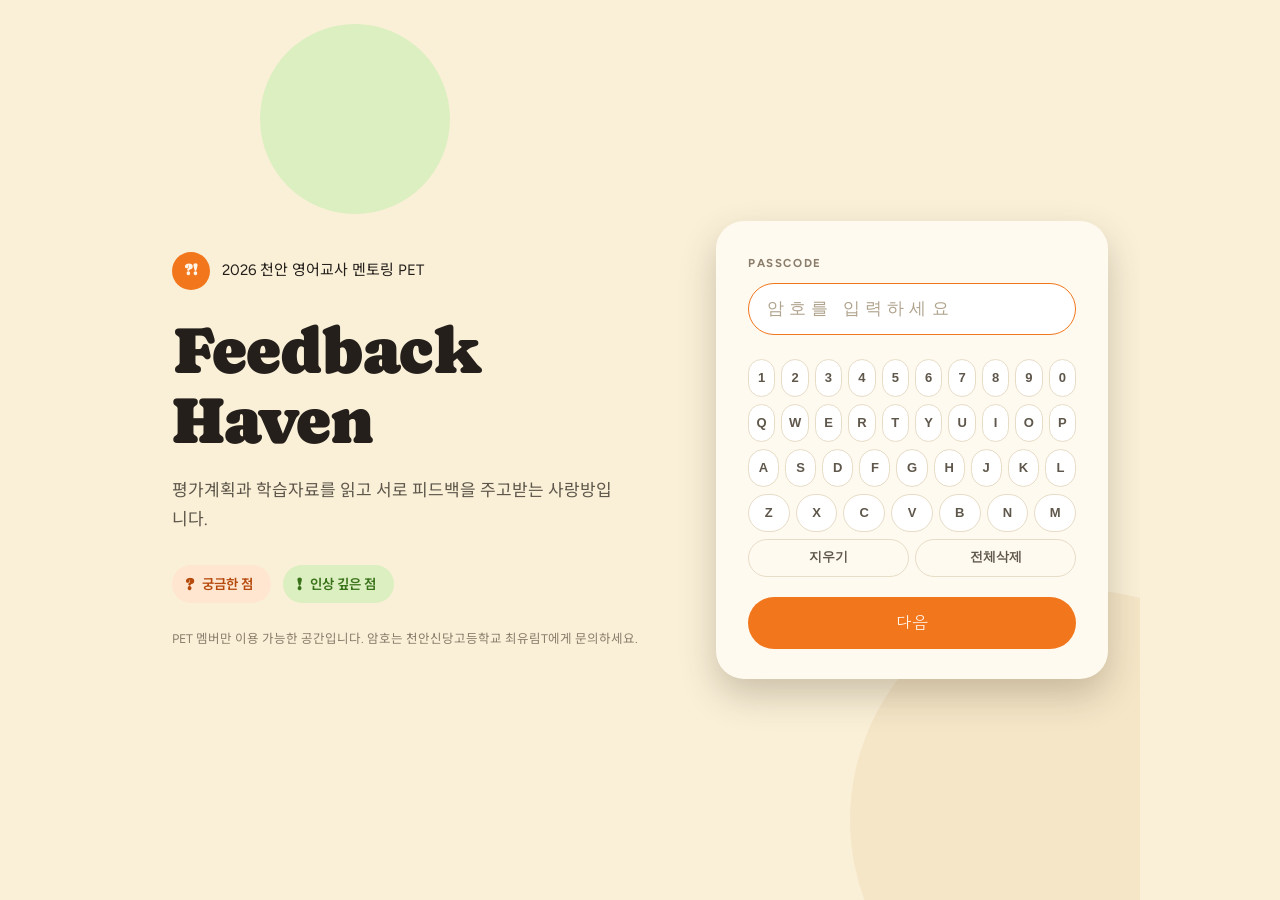
<file: index.html>
<!DOCTYPE html>
<html lang="ko">
<head>
  <meta charset="UTF-8" />
  <meta name="viewport" content="width=device-width, initial-scale=1.0" />
  <title>Feedback Haven</title>
  <link rel="icon" href="data:image/svg+xml,<svg xmlns='http://www.w3.org/2000/svg' viewBox='0 0 100 100'><circle cx='50' cy='50' r='48' fill='%23f2761c'/><text x='50' y='72' font-size='60' text-anchor='middle' fill='%23fff4e8' font-family='Georgia,serif'>?!</text></svg>" />
  <link rel="preconnect" href="https://fonts.googleapis.com" />
  <link rel="preconnect" href="https://fonts.gstatic.com" crossorigin />
  <link href="https://fonts.googleapis.com/css2?family=Caprasimo&family=Figtree:wght@400;600;700&family=Gowun+Dodum&family=Noto+Sans+KR:wght@400;500;700&display=swap" rel="stylesheet" />
  <link rel="stylesheet" href="assets/css/style.css" />
</head>
<body>

  <!-- ============ 1. 입장 (암호) ============ -->
  <section id="gate-view" class="view">
    <div class="gate">
      <div class="gate__brand">
        <div class="gate__deco gate__deco--1"></div>
        <div class="gate__deco gate__deco--2"></div>
        <div class="gate__kicker">
          <span class="logo-dot">?!</span>
          <span class="js-kicker"></span>
        </div>
        <div class="gate__hero">
          <h1 class="display js-site-title">Feedback Haven</h1>
          <p class="gate__sub js-site-subtitle"></p>
          <div class="pill-row">
            <span class="pill pill--q"><b>?</b> 궁금한 점</span>
            <span class="pill pill--i"><b>!</b> 인상 깊은 점</span>
          </div>
        </div>
        <div class="gate__help js-gate-help"></div>
      </div>

      <div class="gate__panel">
        <form id="pw-form" class="pass-card">
          <div class="pass-card__label">Passcode</div>
          <div class="pass-input">
            <input id="pw-input" type="password" placeholder="암호를 입력하세요" autocomplete="off" />
            <span id="pw-len" class="pass-input__len"></span>
          </div>
          <div id="pw-error" class="pass-error" role="alert"></div>
          <div id="pw-keyboard" class="keypad" aria-label="화면 자판"></div>
          <button type="submit" class="btn btn--primary btn--block">다음</button>
        </form>
      </div>
    </div>
  </section>

  <!-- ============ 2. 이름 선택 ============ -->
  <section id="name-view" class="view">
    <div class="name">
      <div class="kicker">Step 2 — 이름 선택</div>
      <h2 class="display display--md">어느 선생님이신가요?</h2>
      <p class="name__sub">남기는 피드백과 댓글에 이 이름이 함께 표시됩니다.</p>
      <div id="name-grid" class="person-grid"></div>
      <div id="name-custom-box" class="custombox" hidden>
        <label class="field"><span>닉네임</span>
          <input id="name-nick" type="text" placeholder="예: Sol" autocomplete="off" /></label>
        <label class="field"><span>선생님 성함</span>
          <input id="name-real" type="text" placeholder="예: 이솔다은" autocomplete="off" /></label>
      </div>
      <div class="name__foot">
        <button id="name-enter" class="btn btn--primary btn--lg" disabled>입장하기</button>
        <span id="name-hint" class="name__hint">이름을 먼저 선택해 주세요.</span>
      </div>
    </div>
  </section>

  <!-- ============ 3. 허브 (문서 목록 + 이용방법) ============ -->
  <section id="hub-view" class="view">
    <header class="hub-bar">
      <div class="hub-bar__inner">
        <div class="brand">
          <span class="logo-dot logo-dot--sm">?!</span>
          <span class="brand__name js-site-title"></span>
        </div>
        <div class="hub-bar__right">
          <span class="who js-me"></span>
          <button id="hub-signout" class="btn btn--line">나가기</button>
        </div>
      </div>
    </header>
    <main class="hub">
      <div class="hub__top">
        <div class="hub__intro">
          <div class="kicker">Materials</div>
          <h2 class="display display--md">멘토팀별 자료</h2>
          <p class="hub__sub">버튼을 누르면 해당 문서로 바로 들어갑니다.</p>
        </div>
        <aside class="guide">
          <div class="guide__legend">
            <span class="pill pill--q pill--dark"><b>?</b> 궁금한 점</span>
            <span class="pill pill--i pill--dark"><b>!</b> 인상 깊은 점</span>
          </div>
          <details class="guide__details">
            <summary>이 사이트 이용 방법 보기</summary>
            <div id="guide-steps" class="guide__steps"></div>
          </details>
        </aside>
      </div>
      <div id="teacher-list" class="teacher-list"></div>
    </main>
  </section>

  <!-- ============ 4. 문서 (PDF + 피드백) ============ -->
  <section id="doc-view" class="view">
    <header class="doc-bar">
      <button id="doc-back" class="btn btn--line">← 목록</button>
      <div class="doc-bar__title">
        <span id="doc-title" class="doc-bar__name"></span>
        <span id="doc-owner" class="doc-bar__owner"></span>
      </div>
      <div class="doc-bar__right">
        <a id="doc-download" class="btn btn--line dl-btn" download>⬇ PDF 저장</a>
        <span id="doc-qcount" class="count count--q"><b>?</b> 0</span>
        <span id="doc-icount" class="count count--i"><b>!</b> 0</span>
        <span class="who js-me"></span>
      </div>
    </header>
    <div class="doc-body">
      <div class="paper-col">
        <!-- 왼쪽 고정 도크 (항상 열림) -->
        <div class="reader-dock">
          <button type="button" data-nav="back">← 뒤로가기</button>
          <button type="button" data-nav="home">🏠 홈으로 가기</button>
          <button type="button" data-nav="materials">📚 다른 자료 보기</button>
        </div>
        <div id="pdf-pages" class="paper-scroll"></div>
        <div class="pdf-progress">
          <span id="pdf-pageinfo" class="pdf-progress__info">1 / 1</span>
          <div class="pdf-progress__track"><div id="pdf-progress-bar" class="pdf-progress__bar"></div></div>
          <span class="pdf-progress__hint">클릭=한 지점 · 드래그=범위 형광펜</span>
        </div>
        <!-- 화면 아래 중앙 플로팅 이전/다음 -->
        <div class="page-float">
          <button id="pdf-prev" class="page-float__btn" type="button">‹ 이전</button>
          <span id="pdf-float-info" class="page-float__info">1 / 1</span>
          <button id="pdf-next" class="page-float__btn" type="button">다음 ›</button>
        </div>
      </div>
      <aside class="fb-panel">
        <div class="fb-panel__head">
          <div class="fb-panel__titlerow">
            <span class="display display--sm">피드백</span>
            <span id="fb-count" class="fb-panel__count"></span>
          </div>
          <div class="fb-filters">
            <button class="fb-filter active" data-filter="all">전체</button>
            <button class="fb-filter" data-filter="question"><b>?</b> 궁금</button>
            <button class="fb-filter" data-filter="impression"><b>!</b> 인상</button>
          </div>
        </div>
        <div id="fb-list" class="fb-list"></div>
        <div class="fb-panel__foot js-deadline"></div>
      </aside>
    </div>
  </section>

  <!-- ============ 피드백 작성 팝업 (문서 위) ============ -->
  <div id="composer" class="draft">
    <form id="composer-form">
      <div class="draft__types">
        <button type="button" class="draft-type draft-type--q active" data-type="question"><b>?</b> 궁금한 점</button>
        <button type="button" class="draft-type draft-type--i" data-type="impression"><b>!</b> 인상 깊은 점</button>
      </div>
      <textarea id="composer-text" rows="3" placeholder="이 부분에서 궁금한 점을 적어주세요"></textarea>
      <div id="composer-hint" class="draft__hint"></div>
      <div class="draft__actions">
        <button type="button" id="composer-cancel" class="btn btn--soft">취소</button>
        <button type="submit" class="btn btn--primary">남기기</button>
      </div>
    </form>
  </div>

  <!-- ============ 마크(핀/범위) 클릭 팝업 · 호버 말풍선 ============ -->
  <div id="mark-pop" class="markpop"></div>
  <div id="mark-tip" class="marktip"></div>

  <!-- ============ 스크립트 ============ -->
  <script src="assets/vendor/pdfjs/pdf.min.js"></script>
  <script src="assets/vendor/supabase.min.js"></script>
  <script src="assets/js/config.js"></script>
  <script src="assets/js/store.js"></script>
  <script src="assets/js/pdf-viewer.js"></script>
  <script src="assets/js/app.js"></script>
</body>
</html>
</file>
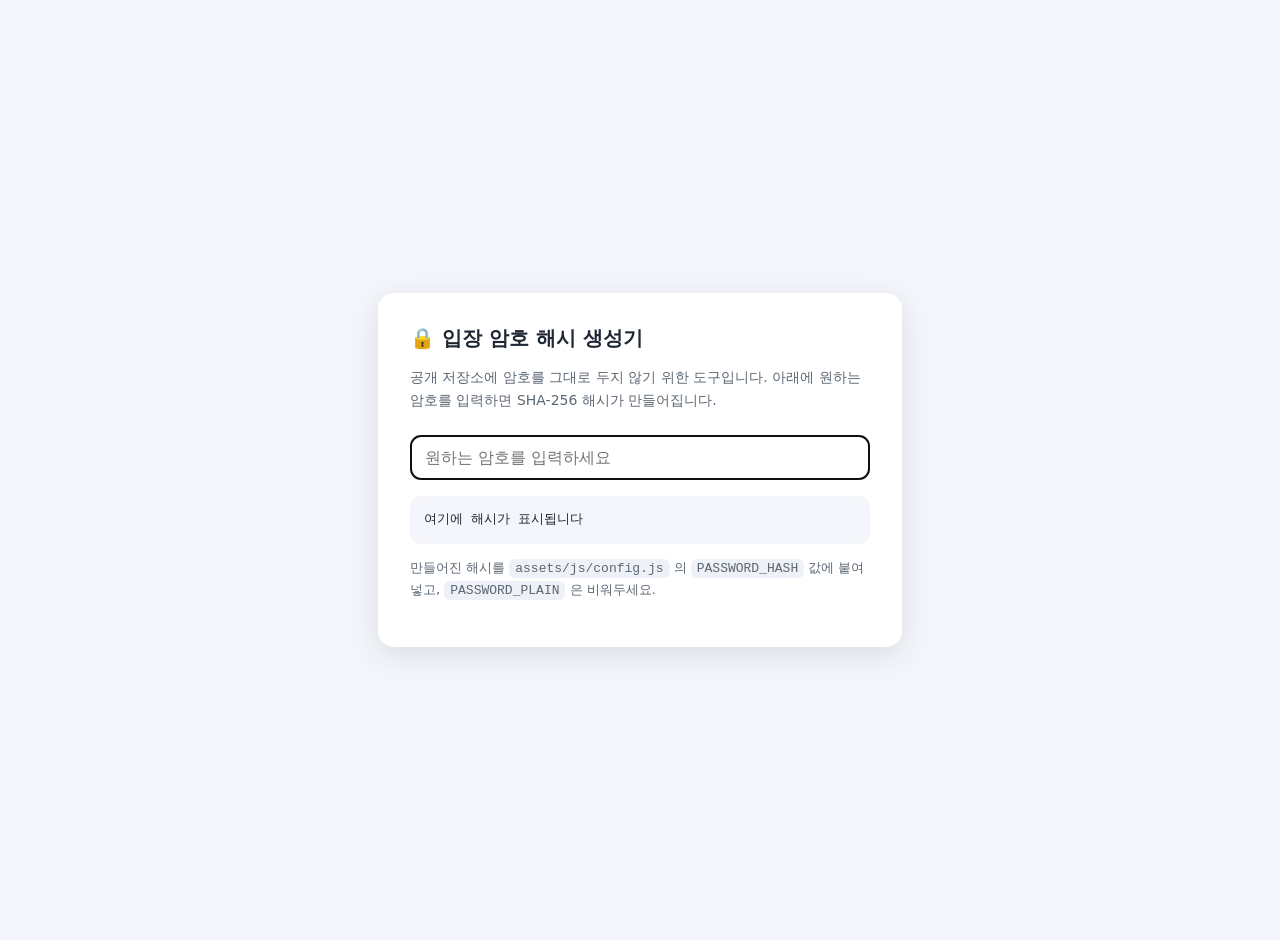
<file: tools/password.html>
<!DOCTYPE html>
<html lang="ko">
<head>
  <meta charset="UTF-8" />
  <meta name="viewport" content="width=device-width, initial-scale=1.0" />
  <title>암호 해시 생성기 — Feedback Haven</title>
  <style>
    body { font-family: system-ui, "Apple SD Gothic Neo", "Malgun Gothic", sans-serif;
      background: #f4f6fb; color: #1f2733; display: grid; place-items: center;
      min-height: 100vh; margin: 0; padding: 20px; }
    .card { background: #fff; padding: 32px; border-radius: 16px; width: min(92vw, 460px);
      box-shadow: 0 8px 30px rgba(31,39,51,.12); }
    h1 { font-size: 20px; margin: 0 0 6px; }
    p { color: #5c6773; font-size: 14px; line-height: 1.6; }
    input { font: inherit; width: 100%; padding: 12px 14px; border: 1.5px solid #e5e9f0;
      border-radius: 10px; box-sizing: border-box; margin-top: 10px; }
    .out { margin-top: 16px; background: #f4f6fb; border-radius: 10px; padding: 14px;
      font-family: ui-monospace, monospace; font-size: 13px; word-break: break-all; min-height: 20px; }
    .hint { font-size: 13px; margin-top: 14px; }
    code { background: #eef1f7; padding: 2px 6px; border-radius: 6px; }
  </style>
</head>
<body>
  <div class="card">
    <h1>🔒 입장 암호 해시 생성기</h1>
    <p>공개 저장소에 암호를 그대로 두지 않기 위한 도구입니다.
       아래에 원하는 암호를 입력하면 SHA-256 해시가 만들어집니다.</p>
    <input id="pw" type="text" placeholder="원하는 암호를 입력하세요" autocomplete="off" />
    <div id="out" class="out">여기에 해시가 표시됩니다</div>
    <p class="hint">
      만들어진 해시를 <code>assets/js/config.js</code> 의
      <code>PASSWORD_HASH</code> 값에 붙여넣고,
      <code>PASSWORD_PLAIN</code> 은 비워두세요.
    </p>
  </div>
  <script>
    const pw = document.getElementById('pw');
    const out = document.getElementById('out');
    async function sha256(t) {
      const b = await crypto.subtle.digest('SHA-256', new TextEncoder().encode(t));
      return Array.from(new Uint8Array(b)).map(x => x.toString(16).padStart(2,'0')).join('');
    }
    pw.addEventListener('input', async () => {
      out.textContent = pw.value ? await sha256(pw.value) : '여기에 해시가 표시됩니다';
    });
    pw.focus();
  </script>
</body>
</html>
</file>
<file: assets/css/style.css>
/* ================================================================
   Feedback Haven — 디자인: Organic(비비드 톤)
   따뜻한 크림 + 선명한 오렌지(?) + 싱그러운 그린(!)
   ================================================================ */
:root {
  /* 배경 · 표면 */
  --bg: #faf0d8;
  --bg-2: #f5e6c8;
  --surface: #fffaf0;          /* 카드 */
  --canvas: #efdfc0;           /* 문서 배경 */
  --ink: #241f1b;
  --ink-soft: #5f574b;
  --muted: #8a7d6b;
  --muted-2: #b1a48f;
  --line: rgba(36,31,27,0.14);
  --line-2: #e7dcc6;

  /* 오렌지 램프 (? 궁금한 점) */
  --q-50:#fff3e8; --q-100:#ffe6d1; --q-200:#ffcba4; --q-300:#ffab72;
  --q:#f2761c; --q-600:#dd6110; --q-700:#b64a0c; --q-800:#8a370a; --q-900:#5c2408;

  /* 그린 램프 (! 인상 깊은 점) */
  --i-50:#eef8dd; --i-100:#dcefc0; --i-200:#bfe090; --i-300:#9ccd5f;
  --i:#5faa2b; --i-600:#4c9122; --i-700:#3a721a; --i-800:#2b5514; --i-900:#1e3d0f;

  /* 어두운 카드(이용방법) */
  --dark:#2a2418; --dark-2:#3c3424;

  --r-sm:10px; --r-md:16px; --r-lg:28px;
  --sh-sm:0 1px 2px rgba(60,42,20,0.16);
  --sh-md:0 4px 14px rgba(60,42,20,0.16);
  --sh-lg:0 16px 36px rgba(60,42,20,0.24);

  --font-head:"Caprasimo","Gowun Dodum",serif;
  --font-body:"Figtree","Noto Sans KR",system-ui,-apple-system,sans-serif;
}

*, *::before, *::after { box-sizing: border-box; }
html, body { margin: 0; height: 100%; }
body {
  background: var(--bg);
  color: var(--ink);
  font-family: var(--font-body);
  font-size: 15px; line-height: 1.55;
  -webkit-font-smoothing: antialiased;
}
::selection { background: var(--q-100); }
::placeholder { color: var(--muted-2); }
:focus { outline: none; }
:focus-visible { outline: 2px solid var(--q); outline-offset: 2px; }

@keyframes fh-up { from { opacity:0; transform:translateY(12px); } to { opacity:1; transform:none; } }
@keyframes fh-pop { from { opacity:0; transform:scale(.94); } to { opacity:1; transform:none; } }
@keyframes fh-flash { 0%,100%{ box-shadow:var(--sh-sm);} 35%{ box-shadow:0 0 0 6px var(--q-200);} }

/* View 전환 */
.view { display: none; min-height: 100vh; }
.view.active { display: block; }
#gate-view.active { display: block; }
#doc-view.active { display: flex; flex-direction: column; height: 100vh; }

/* 공통 타이포 */
.display { font-family: var(--font-head); font-weight: 400; letter-spacing:-.015em; line-height:1.06; margin:0; }
.display--md { font-size: 38px; line-height:1.12; }
.display--sm { font-size: 25px; line-height:1.15; }
.kicker { font-size:11.5px; font-weight:700; letter-spacing:.14em; text-transform:uppercase; color:var(--muted); }
.kicker--light { color:#c9b48a; }
.logo-dot {
  width:38px; height:38px; border-radius:999px; background:var(--q); color:#fff4e8;
  display:flex; align-items:center; justify-content:center; font-family:var(--font-head); font-size:16px; flex:none;
}
.logo-dot--sm { width:30px; height:30px; font-size:13px; }

/* 버튼 */
.btn { font:inherit; border:0; cursor:pointer; border-radius:999px; font-weight:700; transition:.15s; }
.btn--primary { background:var(--q); color:#fff4e8; font-family:var(--font-head); font-weight:400; font-size:17px; height:52px; padding:0 26px; }
.btn--primary:hover { background:var(--q-600); transform:translateY(-1px); }
.btn--primary:active { background:var(--q-700); transform:none; }
.btn--block { width:100%; }
.btn--lg { height:52px; padding:0 40px; }
.btn--line { height:36px; padding:0 16px; font-size:12.5px; font-weight:600; color:var(--ink-soft); background:transparent; border:1px solid var(--line-2); }
.btn--line:hover { background:var(--bg-2); }
.btn--soft { height:36px; padding:0 15px; font-size:12.5px; font-weight:600; color:var(--muted); background:transparent; }
.btn--soft:hover { background:var(--bg-2); }
.btn--green { background:var(--i); color:#f4fce8; }
.btn--green:hover { background:var(--i-700); }
.btn--sm { height:32px; padding:0 14px; font-size:12px; }
.btn:disabled { opacity:.45; cursor:not-allowed; }

/* ?/! 알약 */
.pill { display:inline-flex; align-items:center; gap:8px; height:38px; padding:0 18px 0 14px; border-radius:999px; font-size:13.5px; font-weight:600; }
.pill b { font-family:var(--font-head); font-weight:400; font-size:17px; }
.pill--q { background:var(--q-100); color:var(--q-700); }
.pill--i { background:var(--i-100); color:var(--i-700); }
.pill--dark.pill--q { background:var(--q-900); color:var(--q-200); }
.pill--dark.pill--i { background:var(--i-900); color:var(--i-200); }
.pill-row { display:flex; gap:12px; margin-top:30px; }

/* ================= 1. 입장 ================= */
.gate {
  position:relative; overflow:hidden;
  min-height:100vh; display:grid;
  grid-template-columns:minmax(0,1fr) minmax(0,392px);
  align-items:center; gap:52px;
  max-width:1000px; margin:0 auto; padding:48px 32px;
}
.gate__brand { display:flex; flex-direction:column; gap:26px; }
.gate__deco { position:absolute; border-radius:999px; z-index:0; }
.gate__deco--1 { width:460px; height:460px; background:var(--bg-2); right:-170px; bottom:-150px; }
.gate__deco--2 { width:190px; height:190px; background:var(--i-100); left:12%; top:24px; }
.gate__kicker { position:relative; display:flex; align-items:center; gap:12px; }
.gate__hero { position:relative; max-width:540px; animation:fh-up .6s ease both; }
.gate__hero .display { font-size:66px; margin-bottom:20px; }
.gate__sub { font-size:17px; line-height:1.75; color:var(--ink-soft); margin:0; max-width:440px; }
.gate__help { position:relative; font-size:12.5px; color:var(--muted); max-width:470px; }
.gate__panel { position:relative; display:flex; align-items:center; justify-content:center; }

.pass-card { width:100%; max-width:392px; background:var(--surface); border-radius:28px; padding:34px 32px 30px; box-shadow:var(--sh-lg); animation:fh-up .65s .06s ease both; }
.pass-card__label { font-size:11.5px; font-weight:700; letter-spacing:.14em; text-transform:uppercase; color:var(--muted); margin-bottom:10px; }
.pass-input { display:flex; align-items:center; gap:10px; height:52px; padding:0 18px; border-radius:999px; background:#fff; border:1px solid var(--line-2); }
.pass-input:focus-within { border-color:var(--q); }
.pass-input input { flex:1; min-width:0; border:0; outline:none; background:transparent; font-size:17px; letter-spacing:.3em; color:var(--ink); padding:0; }
.pass-input__len { font-size:12px; font-weight:600; color:var(--muted-2); }
.pass-error { min-height:20px; padding:7px 4px 0; font-size:12.5px; font-weight:600; color:var(--q-700); }

.keypad { margin-top:4px; display:flex; flex-direction:column; gap:7px; }
.keypad__row { display:flex; gap:6px; justify-content:center; }
.key { flex:1; min-width:0; height:38px; border:1px solid var(--line-2); background:#fff; border-radius:999px; font-size:13px; font-weight:600; color:var(--ink-soft); cursor:pointer; transition:.12s; padding:0; }
.key:hover { background:var(--q-50); border-color:var(--q-200); color:var(--q-700); }
.key:active { background:var(--q); border-color:var(--q); color:#fff4e8; transform:translateY(1px); }
.key--wide { flex:1; font-size:12.5px; color:var(--ink-soft); background:transparent; }
.key--wide:hover { background:var(--bg-2); border-color:var(--line-2); color:var(--ink-soft); }
.pass-card .btn--primary { margin-top:20px; }

/* ================= 2. 이름 선택 ================= */
.name { min-height:100vh; display:flex; flex-direction:column; justify-content:center; padding:64px 60px; max-width:820px; margin:0 auto; animation:fh-up .45s ease both; }
.name__sub { font-size:15px; color:var(--ink-soft); margin:12px 0 30px; }
.name .display--md { margin-top:12px; }
.person-grid { display:grid; grid-template-columns:repeat(3,1fr); gap:12px; }
.person { display:flex; flex-direction:column; align-items:flex-start; gap:3px; padding:18px 20px; border-radius:22px; cursor:pointer; text-align:left; background:var(--surface); border:2px solid transparent; box-shadow:var(--sh-sm); transition:transform .12s, box-shadow .15s, border-color .12s; font:inherit; }
.person:hover { transform:translateY(-2px); box-shadow:var(--sh-md); }
.person.selected { background:var(--q-100); border-color:var(--q); box-shadow:var(--sh-md); }
.person__name { font-size:17px; font-weight:700; color:var(--ink); }
.person__role { font-size:12.5px; color:var(--muted); }
.person--add { border:2px dashed var(--line-2); background:transparent; }
.person--add .person__name { color:var(--q-700); }
.person--add.selected { background:var(--q-50); border-color:var(--q); border-style:solid; }

/* 프로필 직접 입력 */
.custombox { margin-top:16px; display:grid; grid-template-columns:1fr 1fr; gap:12px; max-width:520px; }
.field { display:flex; flex-direction:column; gap:6px; }
.field > span { font-size:12.5px; font-weight:600; color:var(--ink-soft); }
.field input { font:inherit; height:46px; padding:0 16px; border-radius:14px; border:1px solid var(--line-2); background:#fff; outline:none; }
.field input:focus { border-color:var(--q); }
.name__foot { display:flex; align-items:center; gap:18px; margin-top:32px; flex-wrap:wrap; }
.name__hint { font-size:13px; color:var(--muted); }

/* ================= 3. 허브 ================= */
.hub-bar { position:sticky; top:0; z-index:20; background:rgba(250,240,216,.9); backdrop-filter:blur(10px); border-bottom:1px solid var(--line); }
.hub-bar__inner { max-width:1200px; margin:0 auto; padding:16px 40px; display:flex; align-items:center; justify-content:space-between; }
.brand { display:flex; align-items:center; gap:11px; }
.brand__name { font-family:var(--font-head); font-size:21px; }
.hub-bar__right { display:flex; align-items:center; gap:12px; }
.who { font-size:13.5px; font-weight:600; color:var(--ink-soft); }

.hub { max-width:1280px; margin:0 auto; padding:30px 36px 56px; }
.hub__top { display:flex; align-items:flex-start; justify-content:space-between; gap:28px; margin-bottom:22px; flex-wrap:wrap; }
.hub__intro .display--md { margin:10px 0 6px; }
.hub__sub { font-size:14.5px; color:var(--ink-soft); margin:0; }
/* 팀 3열 그리드 */
.teacher-list { display:grid; grid-template-columns:repeat(3, 1fr); gap:20px; align-items:start; }
.team__head { display:flex; align-items:center; gap:8px; margin:0 0 12px; padding-bottom:9px; border-bottom:2px solid var(--line-2); }
.team__badge { font-size:10px; font-weight:700; letter-spacing:.05em; color:var(--q-700); background:var(--q-100); padding:3px 9px; border-radius:999px; }
.team__name { font-family:var(--font-head); font-weight:400; font-size:19px; margin:0; letter-spacing:-.01em; }
.team__teachers { display:flex; flex-direction:column; gap:12px; }
.teacher { background:var(--surface); border-radius:20px; padding:16px 16px 18px; box-shadow:var(--sh-sm); }
.teacher__head { display:flex; align-items:center; gap:10px; margin-bottom:12px; }
.teacher__avatar { width:32px; height:32px; border-radius:999px; background:var(--bg-2); display:flex; align-items:center; justify-content:center; font-family:var(--font-head); font-size:14px; color:var(--ink-soft); }
.teacher__name { font-size:16px; font-weight:700; }
.teacher__grade { height:24px; display:flex; align-items:center; padding:0 10px; border-radius:999px; background:var(--bg-2); font-size:11px; font-weight:600; color:var(--ink-soft); }
.teacher__docs { display:grid; grid-template-columns:1fr 1fr; gap:8px; }
.docbtn { display:flex; flex-direction:column; align-items:flex-start; padding:12px 13px; border-radius:14px; text-align:left; cursor:pointer; transition:transform .12s, box-shadow .15s; font:inherit; }
.docbtn:hover { transform:translateY(-2px); box-shadow:var(--sh-md); }
.docbtn--q { border:1px solid var(--q-200); background:var(--q-50); }
.docbtn--i { border:1px solid var(--i-200); background:var(--i-50); }
.docbtn--n { border:1px solid var(--line-2); background:var(--bg-2); }
.docbtn__title { font-size:14.5px; font-weight:700; margin-top:9px; }
.docbtn__meta { font-size:11.5px; color:var(--muted); margin-top:3px; }
.kind { display:inline-flex; align-items:center; height:22px; padding:0 10px; border-radius:999px; font-size:10.5px; font-weight:700; letter-spacing:.06em; }
.kind--q { background:var(--q-100); color:var(--q-700); }
.kind--i { background:var(--i-100); color:var(--i-700); }
.kind--n { background:var(--bg-2); color:var(--ink-soft); }

.guide { flex:none; width:360px; max-width:100%; background:var(--dark); color:#f7efe0; border-radius:20px; padding:14px 16px; box-shadow:var(--sh-md); }
.guide__legend { display:flex; gap:10px; }
.guide__legend .pill { height:32px; }
.guide__details { margin-top:12px; border-top:1px solid var(--dark-2); padding-top:10px; }
.guide__details summary { cursor:pointer; font-size:13px; font-weight:700; color:#e7dcc7; list-style:none; }
.guide__details summary::-webkit-details-marker { display:none; }
.guide__details summary::after { content:" ▾"; color:#c9b48a; }
.guide__details[open] summary::after { content:" ▴"; }
.guide__steps { display:flex; flex-direction:column; gap:9px; margin-top:11px; }
.guide__step { display:flex; gap:10px; align-items:flex-start; }
.guide__n { flex:none; width:21px; height:21px; border-radius:999px; background:var(--dark-2); color:var(--q-300); display:flex; align-items:center; justify-content:center; font-size:11px; font-weight:700; }
.guide__body { font-size:12.5px; line-height:1.6; color:#ddd0ba; }

.empty { color:var(--ink-soft); background:var(--surface); border:1px dashed var(--line-2); border-radius:22px; padding:26px; text-align:center; }
.empty code { background:var(--bg-2); padding:2px 6px; border-radius:6px; }

/* ================= 4. 문서 ================= */
.doc-bar { flex:none; background:var(--bg); border-bottom:1px solid var(--line); padding:12px 24px; display:flex; align-items:center; gap:18px; }
.doc-bar__title { min-width:0; display:flex; align-items:center; gap:11px; flex:1; }
.doc-bar__name { font-size:15.5px; font-weight:700; white-space:nowrap; overflow:hidden; text-overflow:ellipsis; }
.doc-bar__owner { flex:none; font-size:12.5px; color:var(--muted); }
.doc-bar__right { display:flex; align-items:center; gap:9px; }
.count { display:flex; align-items:center; gap:7px; height:32px; padding:0 14px 0 11px; border-radius:999px; font-size:12.5px; font-weight:700; }
.count b { font-family:var(--font-head); font-weight:400; font-size:14px; }
.count--q { background:var(--q-100); color:var(--q-700); }
.count--i { background:var(--i-100); color:var(--i-700); }
.doc-bar__right .who { margin-left:6px; }
.dl-btn { display:inline-flex; align-items:center; text-decoration:none; color:var(--q-700); border-color:var(--q-200); background:var(--q-50); }
.dl-btn:hover { background:var(--q); color:#fff4e8; border-color:var(--q); }

.doc-body { flex:1; min-height:0; display:grid; grid-template-columns:1fr 388px; }
.paper-col { position:relative; min-height:0; display:flex; flex-direction:column; }

/* 왼쪽 고정 도크 (항상 열림) */
.reader-dock { position:absolute; left:14px; top:50%; transform:translateY(-50%); z-index:15; display:flex; flex-direction:column; gap:6px; background:var(--surface); border:1px solid var(--line-2); border-radius:18px; box-shadow:var(--sh-lg); padding:10px; }
.reader-dock button { font:inherit; font-size:13.5px; font-weight:600; color:var(--ink); background:transparent; border:0; border-radius:12px; padding:10px 16px; text-align:left; white-space:nowrap; cursor:pointer; transition:.12s; }
.reader-dock button:hover { background:var(--q-50); color:var(--q-700); }
.paper-scroll { flex:1; overflow:auto; background:var(--canvas); padding:36px 0 72px; display:flex; flex-direction:column; align-items:center; gap:20px; }

/* 진행바 (현재/전체 페이지) */
.pdf-progress { flex:none; display:flex; align-items:center; gap:12px; padding:9px 18px; background:var(--bg); border-top:1px solid var(--line); }
.pdf-progress__info { font-size:12.5px; font-weight:700; color:var(--ink-soft); font-variant-numeric:tabular-nums; white-space:nowrap; }
.pdf-progress__track { flex:1; height:12px; border-radius:999px; background:var(--bg-2); overflow:hidden; cursor:pointer; }
.pdf-progress__track:hover { background:var(--q-100); }
.pdf-progress__bar { height:100%; width:0%; border-radius:999px; background:var(--q); transition:width .18s ease; }
.pdf-progress__hint { font-size:11.5px; color:var(--muted-2); white-space:nowrap; }

/* 화면 아래 중앙 플로팅 이전/다음 */
.page-float { position:fixed; bottom:80px; left:calc(50% - 194px); transform:translateX(-50%); z-index:30; display:flex; align-items:center; gap:4px; background:var(--surface); border:1px solid var(--line-2); border-radius:999px; box-shadow:var(--sh-lg); padding:6px; }
.page-float__btn { font:inherit; font-size:13px; font-weight:700; color:var(--ink-soft); background:transparent; border:0; border-radius:999px; height:38px; padding:0 18px; cursor:pointer; transition:.12s; }
.page-float__btn:hover:not(:disabled) { background:var(--q); color:#fff4e8; }
.page-float__btn:disabled { opacity:.35; cursor:default; }
.page-float__info { font-size:12.5px; font-weight:700; color:var(--muted); font-variant-numeric:tabular-nums; padding:0 4px; min-width:52px; text-align:center; }
.loading { color:var(--ink-soft); padding:60px 20px; text-align:center; }
.loading.error { color:var(--q-700); }

/* PDF 페이지 = 종이 */
.page { position:relative; flex:none; background:#fff; border-radius:16px; box-shadow:var(--sh-lg); overflow:hidden; }
.page canvas { display:block; }
.marker-layer { position:absolute; inset:0; cursor:crosshair; user-select:none; }

/* 드래그 중 임시 선택 박스 */
.sel-rect { position:absolute; border:2px dashed var(--q-600); background:rgba(242,118,28,0.14); border-radius:6px; pointer-events:none; z-index:7; }

/* 범위(형광펜) 표시 */
.region { position:absolute; border:2px solid; border-radius:7px; cursor:pointer; padding:0; background:transparent; transition:filter .12s; z-index:4; }
.region:hover { filter:brightness(0.97); z-index:6; }
.region.q { border-color:var(--q); background:rgba(242,118,28,0.16); }
.region.i { border-color:var(--i); background:rgba(95,170,43,0.16); }
.region__badge { position:absolute; top:-13px; left:-11px; width:26px; height:26px; border-radius:999px; border:2px solid #fff; display:grid; place-items:center; font-family:var(--font-head); font-size:13px; box-shadow:var(--sh-sm); }
.region.q .region__badge { background:var(--q); color:#fff4e8; }
.region.i .region__badge { background:var(--i); color:#f4fce8; }
.region.flash { animation:fh-flash 1.2s ease; z-index:8; }

/* 핀 */
.marker { position:absolute; transform:translate(-50%,-50%); width:30px; height:30px; border-radius:999px; border:2px solid #fff; cursor:pointer; font-family:var(--font-head); font-size:15px; display:grid; place-items:center; padding:0; box-shadow:var(--sh-md); transition:transform .12s; z-index:5; }
.marker:hover { transform:translate(-50%,-50%) scale(1.15); z-index:6; }
.marker.q { background:var(--q); color:#fff4e8; }
.marker.i { background:var(--i); color:#f4fce8; }
.marker.flash { animation:fh-flash 1.2s ease; z-index:8; }

/* 피드백 패널 */
.fb-panel { background:var(--surface); border-left:1px solid var(--line); display:flex; flex-direction:column; min-height:0; }
.fb-panel__head { flex:none; padding:20px 22px 12px; }
.fb-panel__titlerow { display:flex; align-items:baseline; justify-content:space-between; margin-bottom:12px; }
.fb-panel__count { font-size:12px; font-weight:600; color:var(--muted-2); }
.fb-filters { display:flex; gap:6px; padding:5px; background:var(--bg-2); border-radius:999px; }
.fb-filter { flex:1; height:32px; border:0; border-radius:999px; font:inherit; font-size:12.5px; font-weight:700; cursor:pointer; background:transparent; color:var(--ink-soft); transition:.15s; }
.fb-filter b { font-family:var(--font-head); font-weight:400; }
.fb-filter.active { background:var(--q); color:#fff4e8; }
.fb-list { flex:1; overflow:auto; padding:8px 22px 28px; display:flex; flex-direction:column; gap:12px; }
.fb-panel__foot { flex:none; padding:14px 22px 18px; border-top:1px solid var(--line-2); font-size:12px; color:var(--muted); }

.fb-card { background:#fff; border-radius:22px; padding:16px 18px; border-left:5px solid var(--q); box-shadow:var(--sh-sm); cursor:pointer; }
.fb-card.i { border-left-color:var(--i); }
/* 핀/범위 클릭 시 해당 카드 반짝 */
.fb-card.flash { animation:fh-cardflash-q 1.2s ease; }
.fb-card.i.flash { animation:fh-cardflash-i 1.2s ease; }
@keyframes fh-cardflash-q {
  0%   { box-shadow:0 0 0 3px var(--q-300), var(--sh-md); background:var(--q-50); }
  15%  { box-shadow:0 0 0 3px var(--q-300), var(--sh-md); background:var(--q-50); }
  100% { box-shadow:var(--sh-sm); background:#fff; }
}
@keyframes fh-cardflash-i {
  0%   { box-shadow:0 0 0 3px var(--i-300), var(--sh-md); background:var(--i-50); }
  15%  { box-shadow:0 0 0 3px var(--i-300), var(--sh-md); background:var(--i-50); }
  100% { box-shadow:var(--sh-sm); background:#fff; }
}
.fb-card__head { display:flex; align-items:center; gap:9px; margin-bottom:8px; }
.mark { flex:none; width:24px; height:24px; border-radius:999px; display:flex; align-items:center; justify-content:center; font-family:var(--font-head); font-size:13px; }
.mark--q { background:var(--q-100); color:var(--q-700); }
.mark--i { background:var(--i-100); color:var(--i-700); }
.fb-card__author { font-size:13.5px; font-weight:700; }
.fb-card__range { font-size:10.5px; font-weight:700; color:var(--q-700); background:var(--q-100); padding:2px 7px; border-radius:999px; }
.fb-card.i .fb-card__range { color:var(--i-700); background:var(--i-100); }
.fb-card__when { font-size:11.5px; color:var(--muted-2); margin-left:auto; }
.fb-card__del { border:0; background:transparent; color:var(--muted-2); cursor:pointer; font-size:12px; padding:1px 5px; border-radius:6px; }
.fb-card__del:hover { background:var(--q-50); color:var(--q-700); }
.fb-card__text { font-size:13.5px; line-height:1.75; color:var(--ink); white-space:pre-wrap; word-break:break-word; }

.fb-thread { margin-top:12px; padding-top:11px; border-top:1px solid var(--line-2); display:flex; flex-direction:column; gap:10px; }
.cmt { display:flex; gap:9px; }
.cmt__avatar { flex:none; width:24px; height:24px; border-radius:999px; background:var(--bg-2); display:flex; align-items:center; justify-content:center; font-size:11px; font-weight:700; color:var(--ink-soft); }
.cmt__body { min-width:0; }
.cmt__author { font-size:12px; font-weight:700; color:var(--ink-soft); display:flex; align-items:center; gap:6px; }
.cmt__edit { margin-left:auto; border:0; background:transparent; color:var(--muted); cursor:pointer; font-size:11px; font-weight:600; padding:0 5px; border-radius:5px; }
.cmt__edit:hover { background:var(--q-50); color:var(--q-700); }
.cmt__del { border:0; background:transparent; color:var(--muted-2); cursor:pointer; font-size:11px; padding:0 4px; border-radius:5px; }
.cmt__del:hover { background:var(--q-50); color:var(--q-700); }
.cmt-edit-input { height:56px; }
.cmt__text { font-size:13px; line-height:1.65; color:var(--ink-soft); white-space:pre-wrap; word-break:break-word; }
.cmt-add { align-self:flex-start; height:30px; padding:0 13px; border:1px solid var(--line-2); background:transparent; border-radius:999px; font:inherit; font-size:12px; font-weight:600; color:var(--ink-soft); cursor:pointer; }
.cmt-add:hover { background:var(--bg-2); }
.cmt-compose { display:flex; flex-direction:column; gap:8px; }
.cmt-input { width:100%; height:62px; resize:none; border:1px solid var(--line-2); border-radius:16px; padding:9px 12px; font:inherit; font-size:13px; line-height:1.6; color:var(--ink); background:#fff; outline:none; }
.cmt-input:focus { border-color:var(--i); }
.cmt-compose__actions { display:flex; justify-content:flex-end; gap:6px; }

.fb-empty { padding:34px 20px; text-align:center; border:1px dashed var(--line-2); border-radius:22px; }
.fb-empty__title { font-family:var(--font-head); font-size:19px; margin-bottom:6px; }
.fb-empty__body { font-size:13px; line-height:1.7; color:var(--ink-soft); }

/* ================= 작성 팝업 (문서 위) ================= */
.draft { position:fixed; z-index:40; width:340px; max-width:92vw; background:#fff; border:1px solid var(--line-2); border-radius:22px; padding:16px; box-shadow:var(--sh-lg); opacity:0; pointer-events:none; transition:opacity .12s; }
.draft.show { opacity:1; pointer-events:auto; animation:fh-pop .16s ease both; }
.draft__types { display:flex; gap:8px; margin-bottom:11px; }
.draft-type { flex:1; height:36px; border-radius:999px; font:inherit; font-size:12.5px; font-weight:700; cursor:pointer; border:1px solid var(--line-2); background:transparent; color:var(--ink-soft); transition:.12s; }
.draft-type b { font-family:var(--font-head); font-weight:400; margin-right:6px; }
.draft-type--q.active { border-color:var(--q); background:var(--q); color:#fff4e8; }
.draft-type--i.active { border-color:var(--i); background:var(--i); color:#f4fce8; }
.draft textarea { width:100%; height:84px; resize:none; border:1px solid var(--line-2); border-radius:16px; padding:11px 13px; font:inherit; font-size:13.5px; line-height:1.6; color:var(--ink); background:var(--surface); outline:none; }
.draft textarea:focus { border-color:var(--q); }
.draft__hint { min-height:16px; font-size:12px; font-weight:600; color:var(--q-700); padding:6px 2px 0; }
.draft__actions { display:flex; justify-content:flex-end; gap:8px; margin-top:6px; }
.draft__actions .btn--primary { height:34px; font-size:12.5px; padding:0 18px; font-family:var(--font-body); font-weight:700; }

/* ================= 마크 클릭 팝업 ================= */
.btn--del { height:32px; padding:0 14px; font-size:12px; background:#f4d9d0; color:#a3371a; }
.btn--del:hover { background:#eec4b7; }
.markpop { position:fixed; z-index:45; width:300px; max-width:92vw; background:#fff; border:1px solid var(--line-2); border-top:4px solid var(--q); border-radius:20px; padding:14px 16px; box-shadow:var(--sh-lg); opacity:0; pointer-events:none; transition:opacity .12s; }
.markpop.i { border-top-color:var(--i); }
.markpop.show { opacity:1; pointer-events:auto; animation:fh-pop .16s ease both; }
.markpop__head { display:flex; align-items:center; gap:8px; margin-bottom:9px; }
.markpop__who { font-size:13.5px; font-weight:700; }
.markpop__when { font-size:11.5px; color:var(--muted-2); margin-left:auto; }
.markpop__close { border:0; background:transparent; color:var(--muted-2); cursor:pointer; font-size:14px; padding:2px 5px; border-radius:6px; }
.markpop__close:hover { background:var(--bg-2); color:var(--ink); }
.markpop__text { font-size:14px; line-height:1.7; color:var(--ink); white-space:pre-wrap; word-break:break-word; }
.markpop__edit { width:100%; height:84px; resize:none; border:1px solid var(--line-2); border-radius:14px; padding:10px 12px; font:inherit; font-size:14px; line-height:1.6; color:var(--ink); background:var(--surface); outline:none; }
.markpop__edit:focus { border-color:var(--q); }
.markpop__actions { display:flex; justify-content:flex-end; gap:8px; margin-top:12px; }

/* ================= 마크 호버 말풍선 ================= */
.marktip { position:fixed; z-index:46; max-width:280px; background:var(--dark); color:#fdf6e8; font-size:13px; line-height:1.55; padding:9px 13px; border-radius:14px; box-shadow:var(--sh-md); opacity:0; pointer-events:none; transition:opacity .1s; white-space:pre-wrap; word-break:break-word; }
.marktip.show { opacity:1; }
.marktip b { color:var(--q-300); margin-right:6px; }
.marktip.i b { color:var(--i-300); }
.marktip::after { content:""; position:absolute; left:50%; bottom:-6px; transform:translateX(-50%); border:6px solid transparent; border-top-color:var(--dark); border-bottom:0; }

/* ================= 반응형 ================= */
@media (max-width: 900px) {
  .gate { grid-template-columns:1fr; }
  .gate__brand { padding:40px 28px; }
  .gate__hero .display { font-size:52px; }
  .gate__panel { padding:0 28px 44px; }
  .hub__top { flex-direction:column; }
  .guide { width:100%; }
  .teacher-list { grid-template-columns:1fr 1fr; }
}
@media (max-width: 640px) {
  .teacher-list { grid-template-columns:1fr; }
}
@media (max-width: 780px) {
  .doc-body { grid-template-columns:1fr; }
  .fb-panel { border-left:0; border-top:1px solid var(--line); max-height:46vh; }
  .paper-scroll { padding:14px 0 40px; }
  .person-grid { grid-template-columns:repeat(2,1fr); }
  .page-float { left:50%; bottom:calc(46vh + 16px); }
  .reader-dock { left:8px; padding:7px; }
  .reader-dock button { padding:8px 12px; font-size:12.5px; }
}
</file>
